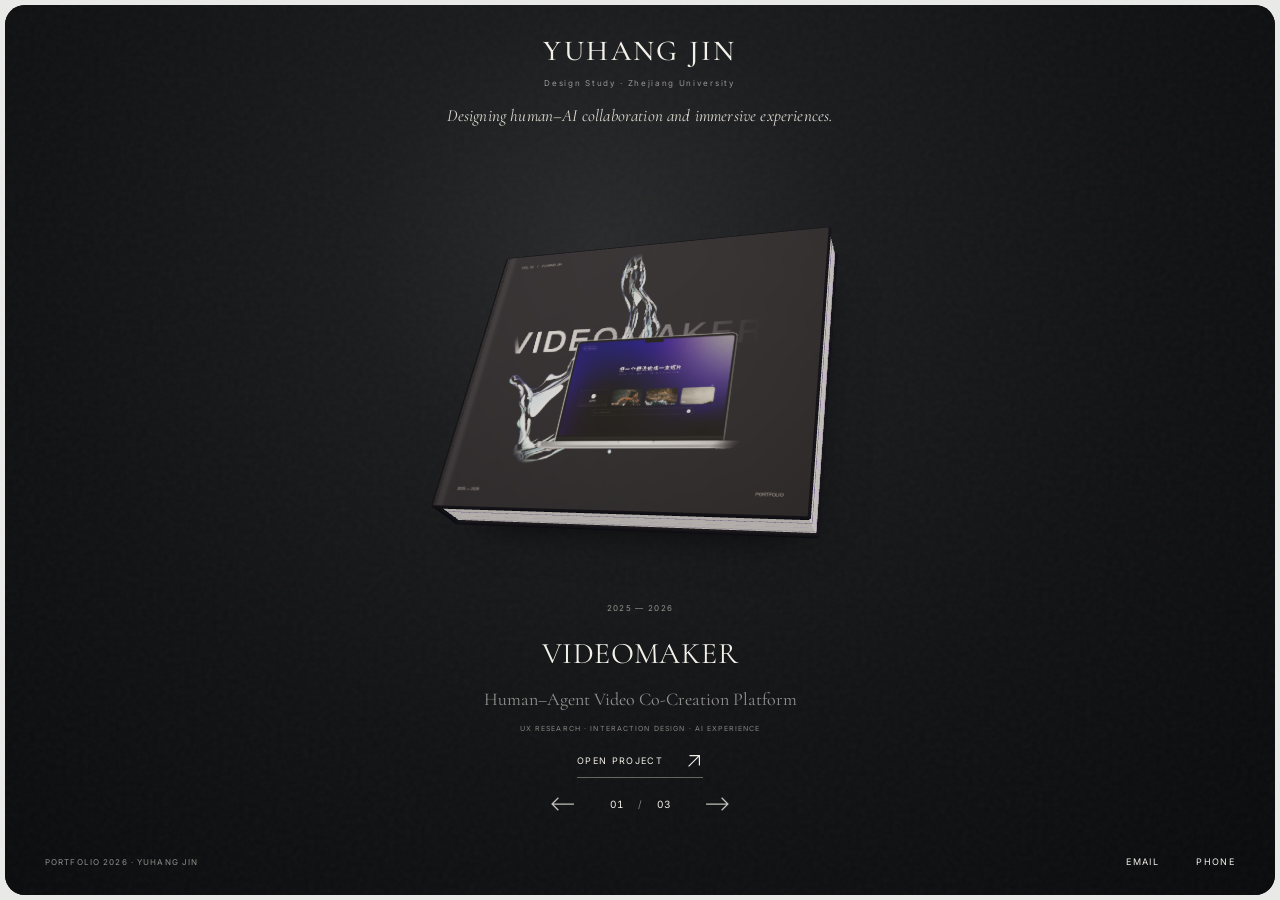
<file: index.html>
<!doctype html>
<html lang="en">
  <head>
    <meta charset="UTF-8" />
    <meta name="viewport" content="width=device-width, initial-scale=1" />
    <meta name="theme-color" content="#101113" />
    <meta
      name="description"
      content="Yuhang Jin — UX Design & Human–AI Interaction. A collection of work on creative collaboration, intelligent experiences and personal explorations."
    />
    <title>YUHANG JIN</title>
    <link rel="stylesheet" href="./loading.css" />
    <link rel="icon" type="image/svg+xml" href="./favicon.svg" />
    <script type="module" crossorigin src="./assets/index-3VeECVwg.js"></script>
    <link rel="stylesheet" crossorigin href="./assets/index-DuXSSUUX.css">
  </head>
  <body>
    <div
      id="portfolio-loader"
      role="region"
      aria-label="Loading portfolio"
      aria-busy="true"
    >
      <header>
        <p class="loader-name">YUHANG JIN</p>
        <span class="loader-edition">A PERSONAL COLLECTION · 2026</span>
      </header>
      <div class="loader-content">
        <div
          class="loader-progress"
          role="progressbar"
          aria-label="Loading progress"
          aria-valuemin="0"
          aria-valuemax="100"
          aria-valuenow="0"
        >
          <span></span>
        </div>
        <div class="loader-meta" role="status">
          <span class="loader-status">PREPARING THE COLLECTION</span
          ><span class="loader-step">01 / 03</span>
        </div>
      </div>
      <footer class="loader-footer">
        <div class="loader-actions" hidden>
          <button class="loader-retry" type="button">TRY AGAIN ↗</button>
          <button class="loader-back" type="button">BACK TO COLLECTION</button>
        </div>
      </footer>
    </div>
    <main id="app" tabindex="-1"></main>
    <noscript
      ><style>#portfolio-loader{display:none}</style
      >Please enable JavaScript to explore this portfolio.</noscript
    >
  </body>
</html>
</file>
<file: loading.css>
#portfolio-loader {
  position: fixed;
  inset: 5px;
  z-index: 1000;
  border-radius: 20px;
  background: radial-gradient(ellipse at 50% 38%, #242527, #0d0e10 68%);
  color: #f3f0e9;
  display: grid;
  grid-template-rows: 115px 1fr 80px;
  text-align: center;
  transition:
    opacity 0.45s,
    visibility 0.45s;
  font-family: Inter, Arial, sans-serif;
  overflow: hidden;
}
#portfolio-loader.is-complete {
  opacity: 0;
  visibility: hidden;
  pointer-events: none;
}
.loader-name {
  font-family: "Cormorant Garamond", Georgia, serif;
  font-size: 24px;
  font-weight: 400;
  letter-spacing: 0.12em;
  margin: 33px 0 10px;
}
.loader-edition {
  font-size: 8px;
  letter-spacing: 0.24em;
  color: #b2afa7;
}
.loader-content {
  align-self: center;
  padding: 0 25px 30px;
}
.loader-progress {
  width: 190px;
  height: 1px;
  background: #f3f0e92a;
  margin: auto;
  overflow: hidden;
}
.loader-progress span {
  display: block;
  height: 100%;
  background: #d4cfbf;
  transform-origin: left;
  transform: scaleX(var(--progress, 0.1));
  transition: transform 0.3s;
}
.loader-meta {
  display: flex;
  justify-content: space-between;
  max-width: 270px;
  margin: 18px auto 0;
  gap: 20px;
  font-size: 8px;
  letter-spacing: 0.15em;
  color: #b2afa7;
}
.loader-step {
  flex-shrink: 0;
}
.loader-actions button {
  background: none;
  border: 0;
  color: #b2afa7;
  font:
    9px Inter,
    Arial,
    sans-serif;
  letter-spacing: 0.15em;
  cursor: pointer;
  padding: 14px;
}
.loader-actions button:hover {
  color: #fff;
}
.loader-actions button:focus-visible {
  outline: 1px solid #f3f0e9;
  outline-offset: 5px;
}
.loader-footer {
  align-self: center;
}
#portfolio-loader[hidden],
.loader-actions[hidden] {
  display: none;
}
.loader-actions {
  display: flex;
  align-items: center;
  justify-content: center;
  gap: 18px;
}
@media (max-width: 600px) {
  #portfolio-loader {
    inset: 3px;
    border-radius: 13px;
    grid-template-rows: 105px 1fr 95px;
  }
  .loader-content {
    padding-bottom: 0;
  }
  .loader-actions {
    gap: 4px;
  }
}
@media (prefers-reduced-motion: reduce) {
  #portfolio-loader,
  .loader-progress span {
    transition: none;
  }
}
#portfolio-loader.is-complete > * {
  opacity: 0;
  transition: opacity 0.12s;
}
</file>
<file: assets/index-DuXSSUUX.css>
@font-face{font-family:Cormorant Garamond;font-style:normal;font-display:swap;font-weight:400;src:url(./cormorant-garamond-latin-400-normal-B-1hWBU7.woff2)format("woff2"),url(./cormorant-garamond-latin-400-normal-B7YtguxJ.woff)format("woff")}@font-face{font-family:Cormorant Garamond;font-style:normal;font-display:swap;font-weight:500;src:url(./cormorant-garamond-latin-500-normal-BsRWmXhO.woff2)format("woff2"),url(./cormorant-garamond-latin-500-normal-zIXX3Q-H.woff)format("woff")}@font-face{font-family:Cormorant Garamond;font-style:italic;font-display:swap;font-weight:400;src:url(./cormorant-garamond-latin-400-italic-Dc_OZ8oc.woff2)format("woff2"),url(./cormorant-garamond-latin-400-italic-BLh7T8o8.woff)format("woff")}@font-face{font-family:Inter;font-style:normal;font-display:swap;font-weight:400;src:url(./inter-latin-400-normal-C38fXH4l.woff2)format("woff2"),url(./inter-latin-400-normal-CyCys3Eg.woff)format("woff")}:root{color:#f3f0e9;font-synthesis:none;text-rendering:optimizelegibility;-webkit-font-smoothing:antialiased;--ink:#f3f0e9;--muted:#f3f0e991;--faint:#f3f0e980;--line:#f3f0e929;--serif:"Cormorant Garamond", Georgia, "Times New Roman", serif;background:#e9e9e7;font-family:Inter,Arial,Helvetica,sans-serif}*{box-sizing:border-box}body{margin:0;padding:5px}button,a{-webkit-tap-highlight-color:transparent}button{font:inherit;color:inherit;cursor:pointer}a{color:inherit;text-decoration:none}button{background:0 0;border:0}h1,h2,p{margin:0}button:disabled{opacity:.2;cursor:default}button:focus-visible,a:focus-visible{outline:1px solid var(--ink);outline-offset:7px}#app{background:#0d0e10;border-radius:20px;outline:none;min-height:calc(100svh - 10px);overflow:clip}button svg,a svg{flex-shrink:0;width:25px;height:18px}.micro{letter-spacing:.15em;font-size:10px;font-weight:400;line-height:1.6}.sr-only{clip:rect(0, 0, 0, 0);white-space:nowrap;border:0;width:1px;height:1px;margin:-1px;padding:0;position:absolute;overflow:hidden}[hidden]{display:none!important}.home{isolation:isolate;text-align:center;background:radial-gradient(at 47% 27%,#292a2b 0,#1a1b1d 26%,#111214 58%,#090a0c 100%);grid-template-rows:148px minmax(260px,1fr) 176px 52px 65px;height:calc(100svh - 10px);min-height:720px;display:grid;position:relative;overflow:hidden}.home:before{content:"";z-index:-1;pointer-events:none;opacity:.045;background-image:url("data:image/svg+xml,%3Csvg viewBox='0 0 180 180' xmlns='http://www.w3.org/2000/svg'%3E%3Cfilter id='n'%3E%3CfeTurbulence type='fractalNoise' baseFrequency='.92' numOctaves='3' stitchTiles='stitch'/%3E%3C/filter%3E%3Cpath fill='%23fff' filter='url(%23n)' opacity='.8' d='M0 0h180v180H0z'/%3E%3C/svg%3E");position:absolute;inset:0}.identity{z-index:2;padding-top:29px;animation:.9s both appear;position:relative}.identity h1{font-family:var(--serif);letter-spacing:.085em;font-size:29px;font-weight:500;line-height:1.2}.identity p{color:var(--muted);letter-spacing:.21em;margin-top:8px;font-size:8px}.book-stage{touch-action:pan-y;justify-content:center;align-items:stretch;min-height:0;display:flex;position:relative}.book-link{width:min(800px,78vw);display:block;position:relative;outline-offset:-35px!important}.book-render{animation:1s cubic-bezier(.2,.8,.2,1) both book-entrance;position:absolute;inset:0}.webgl-host{opacity:0;transition:opacity .4s;position:absolute;inset:0}.webgl-host canvas{width:100%;height:100%;display:block}.scene-ready .webgl-host{opacity:1}.scene-ready .book-fallback{opacity:0}.book-fallback{pointer-events:none;place-items:center;transition:opacity .4s;display:grid;position:absolute;inset:0}.fallback-cover{aspect-ratio:1943/1620;background:var(--cover-color);border-radius:4px;width:min(400px,60%);position:relative;transform:perspective(1000px)rotateX(20deg)rotateY(-9deg)rotate(-10deg);box-shadow:1px 1px #8b8479,2px 3px #d0c9bc,4px 5px #b9b1a5,5px 7px #ded7c9,7px 9px #202127,22px 35px 38px 5px #0009}.fallback-cover img{object-fit:contain;width:100%;height:100%}.fallback-cover.is-illustration img{width:54%;height:65%;position:absolute;top:19%;left:23%}.fallback-edition{letter-spacing:.14em;color:#d4d0c8;font-size:6px;position:absolute;top:5%;left:6%}.fallback-title{font-family:var(--serif);font-size:26px;position:absolute;top:17%;left:8%}.project-details{z-index:2;flex-direction:column;justify-content:flex-start;align-items:center;padding:0 22px;animation:1s .14s both appear;display:flex;position:relative}.project-meta{color:var(--muted);letter-spacing:.17em;margin-bottom:10px;font-size:8px}.project-details h2{height:61px;font-family:var(--serif);letter-spacing:.015em;justify-content:center;align-items:center;font-size:30px;font-weight:400;line-height:1.02;display:flex}.project-subtitle{color:var(--muted);font-family:var(--serif);margin-top:5px;font-size:18px;line-height:1.3}.project-tags{color:var(--faint);letter-spacing:.16em;margin-top:11px;font-size:7px}.project-cta{border-bottom:1px solid #efead860;align-items:center;gap:22px;margin-top:18px;padding:0 0 7px;font-size:9px;line-height:1.2;transition:gap .2s,border-color .2s;display:inline-flex}.project-cta:hover{border-color:var(--ink);gap:29px}.project-cta svg{flex:0 0 18px;width:18px;height:18px;display:block}.project-nav{justify-content:center;align-items:center;gap:19px;display:flex}.arrow-button{color:#c0bfb9;place-items:center;width:48px;height:44px;transition:transform .2s,color .2s;display:grid}.arrow-button:hover:not(:disabled){color:#fff;transform:translate(3px)}.arrow-button:first-child:hover:not(:disabled){transform:translate(-3px)}.counter{font-variant-numeric:tabular-nums;letter-spacing:.1em;min-width:69px;font-size:10px}.counter-slash{color:var(--faint);margin:0 14px;display:inline-block}.identity .identity-statement{max-width:640px;font-family:var(--serif);letter-spacing:.01em;text-wrap:balance;color:#ddd9d0;margin:15px auto 0;padding:0 20px;font-size:17px;font-style:italic;font-weight:400;line-height:1.3}.home-footer{justify-content:space-between;align-items:center;padding:0 40px;animation:1.2s both appear;display:flex}.home-footer>p{color:var(--muted);letter-spacing:.14em;font-size:8px}.contact-actions{gap:25px;display:flex}.text-button{padding:12px 0;font-size:9px;transition:color .2s}.contact-actions button{text-align:right;min-width:51px}.text-button:hover{color:#fff}.home.is-opening .book-render{animation:.8s cubic-bezier(.5,0,.25,1) forwards book-open}.home.is-opening .identity,.home.is-opening .project-details,.home.is-opening .project-nav,.home.is-opening .home-footer{transition:opacity .35s;opacity:0!important}.viewer{background:radial-gradient(at 50% 40%,#1b1c1d,#0d0e10 75%);grid-template-rows:66px minmax(0,1fr) 63px;height:calc(100svh - 10px);min-height:350px;animation:.45s both appear;display:grid;position:relative}.viewer-header{justify-content:space-between;align-items:center;gap:25px;padding:0 32px;display:flex}.back-link{white-space:nowrap;align-items:center;gap:13px;font-size:9px;display:inline-flex}.back-link svg{width:22px}.viewer-header h1{text-align:center;color:var(--muted);letter-spacing:.13em;font-size:9px}.viewer-header .zoom-button{white-space:nowrap;color:var(--muted);text-align:right;min-width:78px;font-size:8px}.page-stage{touch-action:pan-y pinch-zoom;justify-content:center;align-items:center;width:92%;min-height:0;margin:0 auto;display:flex;position:relative}.portfolio-page{object-fit:contain;max-width:100%;max-height:100%;display:block;box-shadow:0 12px 48px #0006}.viewer-controls{justify-content:center;align-items:center;gap:25px;display:flex}.reading-progress{background:var(--line);height:1px;position:absolute;bottom:0;left:20px;right:20px}.reading-progress span{background:#d7d0c3;height:100%;transition:width .35s;display:block}.page-stage.is-zoomed{touch-action:pan-x pan-y pinch-zoom;display:block;overflow:auto}.is-zoomed .portfolio-page{width:max(1400px,150%);max-width:none;height:auto;max-height:none;margin:0}.experiments-shell{--experiments-header-height:66px;background:#101113;height:calc(100svh - 10px);position:relative}.experiments-header{height:var(--experiments-header-height);z-index:2;background:0 0;grid-template-columns:1fr auto 1fr;transition:background-color .18s;display:grid;position:absolute;inset:0 0 auto}.experiments-header.is-scrolled{background:#101113}.experiments-header .back-link{justify-self:start}.experiments-header h1{max-width:none}.experiments-shell iframe{background:#edf5ff;border:0;width:100%;height:100%;min-height:0;display:block}.not-found{min-height:calc(100svh - 10px);font-family:var(--serif);flex-direction:column;justify-content:center;align-items:center;gap:32px;font-size:30px;display:flex}@keyframes appear{0%{opacity:0}to{opacity:1}}@keyframes book-entrance{0%{opacity:0;transform:translateY(15px)}to{opacity:1;transform:translateY(0)}}@keyframes book-open{0%{opacity:1;transform:scale(1)}65%{opacity:1}to{opacity:0;transform:scale(1.5)translateY(15px)}}@keyframes loading{to{transform:translate(50px)}}@media (height>=950px) and (width>=900px){.home{grid-template-rows:160px minmax(330px,1fr) 190px 60px 78px}.project-details h2{font-size:33px}.identity .identity-statement{font-size:19px}}@media (height<=780px) and (width>=700px){.home{grid-template-rows:124px minmax(225px,1fr) 159px 44px 49px;min-height:640px}.identity{padding-top:20px}.identity h1{font-size:25px}.project-details h2{height:51px;font-size:26px}.project-meta{margin-bottom:6px}.project-subtitle{font-size:17px}.project-cta{margin-top:12px}.identity .identity-statement{font-size:16px}}@media (width<=900px){.book-link{width:90vw}.home-footer{padding:0 26px}.project-tags{font-size:7px}.viewer-header{padding:0 23px}.viewer-header h1{max-width:55%;font-size:8px}}@media (width<=600px){body{padding:3px}#app{border-radius:13px;min-height:calc(100svh - 6px)}.home{grid-template-rows:152px minmax(230px,1fr) 183px 53px 70px;height:calc(100svh - 6px);min-height:760px}.identity{padding-top:29px}.identity h1{font-size:27px}.identity p{font-size:7px}.book-link{width:100%}.stage-note,.fallback-cover{width:68%}.project-details{padding:0 18px}.project-details h2{height:58px;font-size:25px}.project-subtitle{max-width:315px;font-size:17px}.project-tags{letter-spacing:.08em;max-width:330px;margin-top:11px;font-size:6px}.project-meta{font-size:7px}.project-cta{margin-top:19px}.identity .identity-statement{max-width:360px;margin-top:13px;font-size:16px}.home-footer{gap:16px;padding:0 20px}.home-footer>p{letter-spacing:.08em;font-size:6px}.contact-actions{gap:13px}.contact-actions button{min-width:43px;font-size:8px}.viewer{grid-template-rows:75px minmax(0,1fr) 70px;height:calc(100svh - 6px)}.viewer-header{flex-wrap:wrap;align-content:center;gap:7px 13px;padding:0 18px}.viewer-header h1{order:3;width:100%;max-width:100%;font-size:7px}.viewer-header .zoom-button{padding:0;font-size:7px}.back-link{font-size:8px}.page-stage{width:96%}.experiments-shell{--experiments-header-height:75px;height:calc(100svh - 6px)}.experiments-header h1{order:0;width:auto}.not-found{text-align:center;padding:30px}}@media (prefers-reduced-motion:reduce){*,:before,:after{scroll-behavior:auto!important;transition-duration:1ms!important;animation-duration:1ms!important;animation-delay:0s!important}.home.is-opening .book-render{opacity:0;animation:none!important}}.page-stage{perspective:6500px;overflow:visible}.page-book{transform-style:preserve-3d;transform:rotateY(var(--drag-angle,0deg));touch-action:pan-y pinch-zoom;cursor:grab;border-radius:2px;flex:none;position:relative;box-shadow:0 25px 70px #0009,0 2px #cbc5b7,0 4px #615e55,0 6px #b8b1a3,0 8px #272622}.page-book:active{cursor:grabbing}.page-book>.portfolio-page{width:100%;height:100%;box-shadow:none;border-radius:2px}.page-book:after{content:"";pointer-events:none;z-index:3;background:linear-gradient(90deg,#0004,#0000);border-left:1px solid #ffffff18;width:13px;position:absolute;top:0;bottom:0;left:0}.turn-leaf{z-index:6;transform-origin:0;transform-style:preserve-3d;pointer-events:none;position:absolute;inset:0}.turn-artwork,.turn-reverse{backface-visibility:hidden;object-fit:fill;width:100%;height:100%;position:absolute;inset:0}.turn-reverse{background:linear-gradient(90deg,#b9b3a5,#e5e0d6 18%,#eee9df);transform:rotateY(180deg);box-shadow:inset 0 0 45px #302a1d1c}.turn-shade{backface-visibility:hidden;pointer-events:none;background:linear-gradient(90deg,#0008,#0000 75%);position:absolute;inset:0}.turn-shadow{z-index:4;transform-origin:0;pointer-events:none;background:linear-gradient(90deg,#000c,#0001);position:absolute;inset:0}.is-turning{cursor:progress}.turn-hint{color:var(--muted);pointer-events:none;font-size:7px;position:absolute;bottom:18px;right:30px}.is-zoomed .page-book{box-shadow:none;cursor:auto;transform:none;width:max(1400px,150%)!important;height:auto!important}.is-zoomed .page-book>.portfolio-page{width:100%;max-width:none;height:auto;max-height:none}.is-zoomed .page-book:after{display:none}.experiments-shell iframe{background:#101113}@media (width<=800px){.turn-hint{display:none}}@media (prefers-reduced-motion:reduce){.page-book{transform:none}}.turn-leaf{width:50%;inset:0 auto 0 50%}.turn-forward{transform-origin:0}.turn-backward{transform-origin:100%;left:0}.turn-face,.turn-reverse{backface-visibility:hidden;background:#e5e0d6;width:100%;height:100%;position:absolute;inset:0;overflow:hidden}.turn-face{transform:translateZ(.1px)}.turn-reverse{transform:rotateY(180deg)}.turn-artwork{backface-visibility:visible;object-fit:fill;width:200%;max-width:none;height:100%;position:absolute;top:0;bottom:0}.turn-under{z-index:2;width:50%;position:absolute;top:0;bottom:0;overflow:hidden}.turn-right{width:50%;left:50%;right:0}.turn-left{width:50%;left:0;right:auto}.turn-shadow{z-index:4;transform:none}.turn-backward .turn-shade{background:linear-gradient(270deg,#0008,#0000 75%)}.experiments-header,.experiments-header .micro{letter-spacing:.1em;font-family:PingFang SC,Hiragino Sans GB,Microsoft YaHei,sans-serif;font-weight:300}.experiments-header{pointer-events:none}.experiments-header .back-link{pointer-events:auto}
</file>
